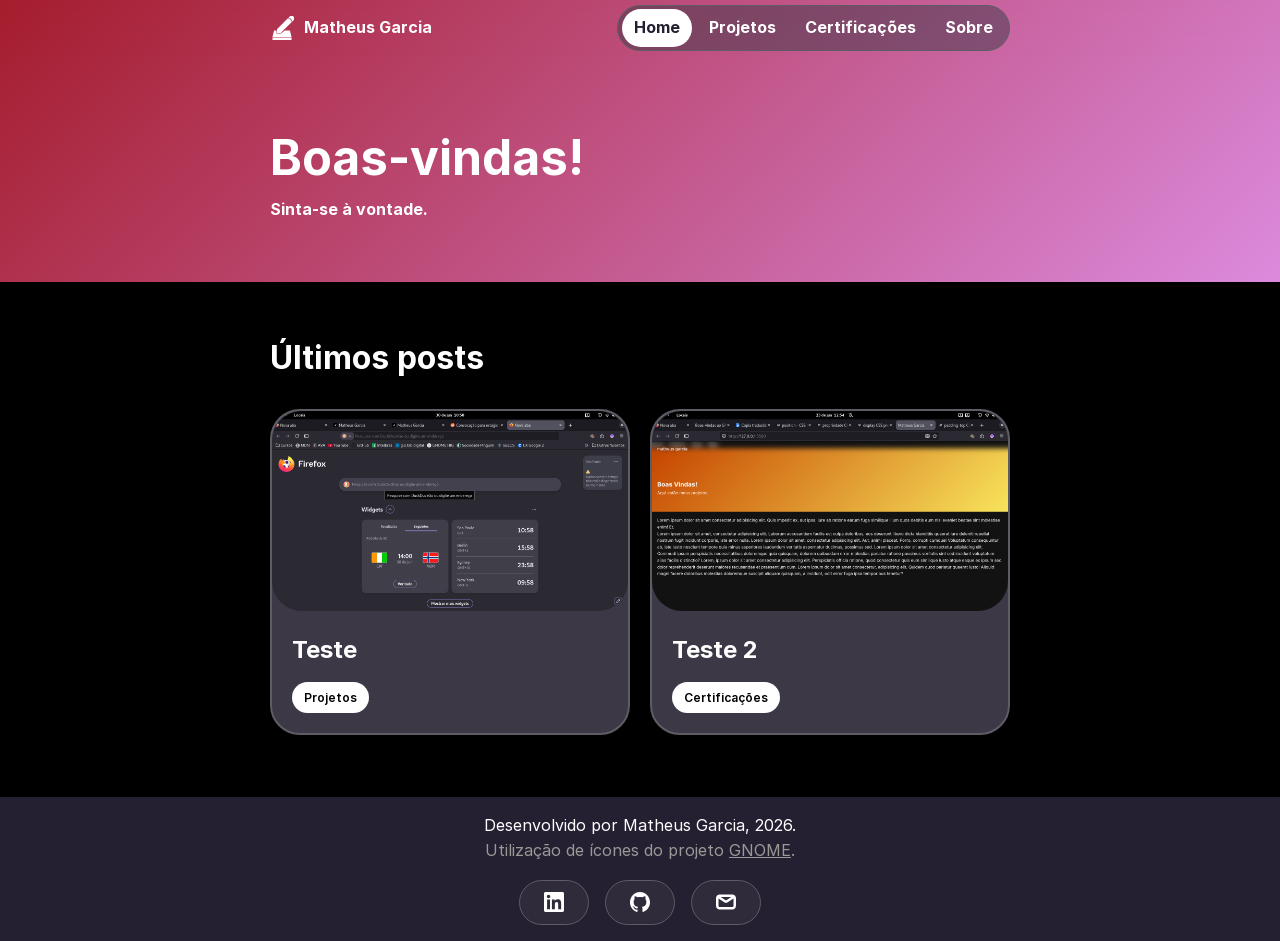
<file: index.html>
<!DOCTYPE html>
<html lang="pt-BR">
<head>
    <meta charset="UTF-8">
    <meta name="viewport" content="width=device-width, initial-scale=1.0">
    <title>Matheus Garcia</title>
    <link rel="icon" type="image/png" href="Elementos/icones/logo-square2.png">
    <link rel="stylesheet" href="fontes/web/inter.css">
    <link rel="stylesheet" href="style.css">
</head>
<body>
    <a href="#conteudo-principal" class="pular-conteudo">Pular para o conteúdo</a>

    <header id="main-header">
        <div class="header-top">
            <button class="btn-menu-mobile" aria-label="abrir menu" aria-expanded="false" id="menuBtn">
                <span class="icone-hamburguer"></span>
            </button>

            <span class="logo">
                <a href="index.html" class="logo">
                    <span class="icone-logo"></span>
                        Matheus Garcia
                    </span>
                </a>

        </div>
    </header>

    <nav class="navigation hidden" id="main-nav">
                <a href="index.html" class="ativo">Home</a>
                <a href="projetos.html">Projetos</a>
                <a href="certificacoes.html">Certificações</a>
                <a href="sobre.html">Sobre</a>
    </nav>

    <div class="menu-overlay-mobile" id="menuOverlay">
        
        <div class="overlay-header">
            <h2 class="titulo-menu">Menu</h2>
            <button class="btn-fechar-mobile" aria-label="fechar menu">
                <span class="icone-fechar"></span>
            </button>
        </div>
            
                <nav class="grid-pirulas-mobile">
                    <a href="index.html" class="pirula-ativo">
                        <span class="icone-pirula icone-home"></span>Home
                    </a>
                    <a href="projetos.html">
                        <span class="icone-pirula icone-projetos"></span>Projetos
                    </a>
                    <a href="certificacoes.html">
                        <span class="icone-pirula icone-certificado"></span>Certificações
                    </a>
                    <a href="sobre.html">
                        <span class="icone-pirula icone-sobre"></span>Sobre
                    </a>
                </nav>
            
        </div>

    <div class="janela-gradiente home">
        <h1>Boas-vindas!</h1>
        <h4>Sinta-se à vontade.</h4>
    </div>

    <div class="conteudo" id="conteudo-principal" tabindex="-1">
        <h2>Últimos posts</h2>
        <br>
        <div class="grade-itens">
            <a href="projetos.html" class="cartao-projeto">
                <img src="Elementos/imagens/teste-carrossel.png" alt="Projeto 1">
                <div class="titulo-secao">
                    <h3>Teste</h3>
                    <span class="secao-pirula">Projetos</span>
                </div>
            </a>

            <a href="projetos.html" class="cartao-projeto">
                <img src="Elementos/imagens/teste2.png" alt="Projeto 2">
                <div class="titulo-secao">
                    <h3>Teste 2</h3>
                    <span class="secao-pirula">Certificações</span>
                </div>
            </a>
        </div>
    </div>

    <footer class="rodape">
        <p>Desenvolvido por Matheus Garcia, 2026.</p>
        <p><span>Utilização de ícones do projeto <a href="https://www.gnome.org/pt-BR/" target="_blank" rel="noopener noreferrer">GNOME</a>.</span></p>

        <div class="grade-contato">
                <a href="https://www.linkedin.com/in/matheus-garcia-6a246a255" target="_blank" rel="noopener noreferrer" class="btn-contato">
                    <span class="icone-pirula icone-linkedin"></span>
                </a>
                <a href="https://github.com/mathjg" target="_blank" rel="noopener noreferrer" class="btn-contato">
                    <span class="icone-pirula icone-github"></span>
                </a>
                <a href="mailto:projetos.matheusgarcia@gmail.com" class="btn-contato">
                    <span class="icone-pirula icone-email"></span>
                </a>
        </div>
    </footer>
    <script src="script.js"></script>
</body>
</html>
</file>
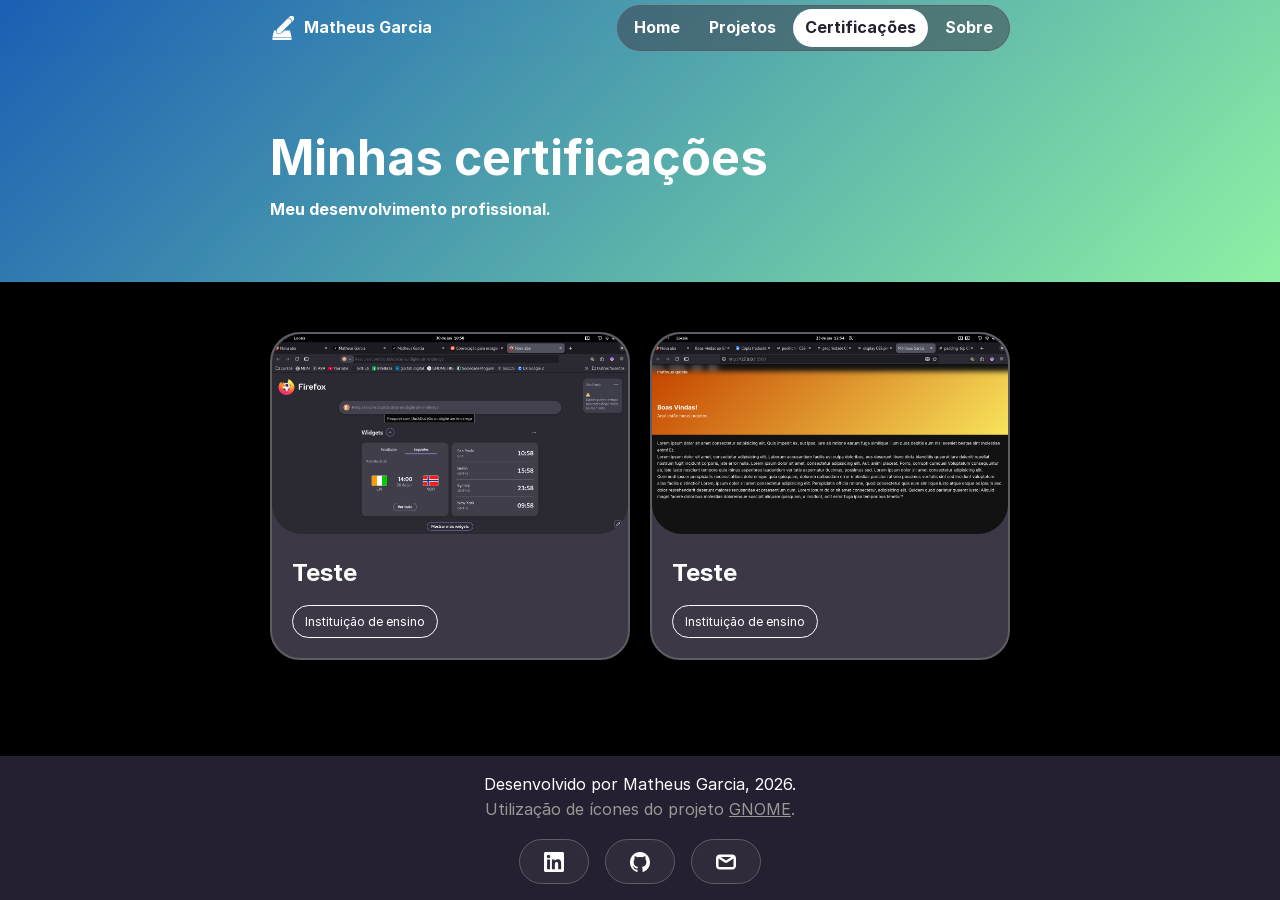
<file: certificacoes.html>
<!DOCTYPE html>
<html lang="pt-BR">
<head>
    <meta charset="UTF-8">
    <meta name="viewport" content="width=device-width, initial-scale=1.0">
    <title>Certificações - Matheus Garcia</title>
    <link rel="icon" type="image/png" href="Elementos/icones/logo-square2.png">
    <link rel="stylesheet" href="fontes/web/inter.css">
    <link rel="stylesheet" href="style.css">
</head>
<body>
    <a href="#conteudo-principal" class="pular-conteudo">Pular para o conteúdo</a>

    <header id="main-header">
        <div class="header-top">
            <button class="btn-menu-mobile" aria-label="abrir menu" aria-expanded="false" id="menuBtn">
                <span class="icone-hamburguer"></span>
            </button>

            <span class="logo">
                <a href="index.html" class="logo">
                    <span class="icone-logo"></span>
                        Matheus Garcia
                    </span>
                </a>

        </div>
    </header>

    <nav class="navigation hidden" id="main-nav">
                <a href="index.html">Home</a>
                <a href="projetos.html">Projetos</a>
                <a href="certificacoes.html" class="ativo">Certificações</a>
                <a href="sobre.html">Sobre</a>
    </nav>

    <div class="menu-overlay-mobile" id="menuOverlay">
        
        <div class="overlay-header">
            <h2 class="titulo-menu">Menu</h2>
            <button class="btn-fechar-mobile" aria-label="fechar menu">
                <span class="icone-fechar"></span>
            </button>
        </div>
            
                <nav class="grid-pirulas-mobile">
                    <a href="index.html">
                        <span class="icone-pirula icone-home"></span>Home
                    </a>
                    <a href="projetos.html">
                        <span class="icone-pirula icone-projetos"></span>Projetos
                    </a>
                    <a href="certificacoes.html" class="pirula-ativo">
                        <span class="icone-pirula icone-certificado"></span>Certificações
                    </a>
                    <a href="sobre.html">
                        <span class="icone-pirula icone-sobre"></span>Sobre
                    </a>
                </nav>
            
        </div>

    <div class="janela-gradiente certificacoes">
        <h1>Minhas certificações</h1>
        <h4>Meu desenvolvimento profissional.</h4>
    </div>

    <div class="conteudo" id="conteudo-principal" tabindex="-1">
        <div class="grade-itens">
            <a href="#" class="cartao-projeto">
                <img src="Elementos/imagens/teste-carrossel.png" alt="Projeto 1">
                <div class="titulo-secao">
                    <h3>Teste</h3>
                    <span class="secao-pirula-border">Instituição de ensino</span>
                </div>
            </a>

            <a href="#" class="cartao-projeto">
                <img src="Elementos/imagens/teste2.png" alt="Projeto 2">
                <div class="titulo-secao">
                    <h3>Teste</h3>
                    <span class="secao-pirula-border">Instituição de ensino</span>
                </div>
            </a>
        </div>
    </div>

    <footer class="rodape">
        <p>Desenvolvido por Matheus Garcia, 2026.</p>
        <p><span>Utilização de ícones do projeto <a href="https://www.gnome.org/pt-BR/" target="_blank" rel="noopener noreferrer">GNOME</a>.</span></p>

        <div class="grade-contato">
            <a href="https://www.linkedin.com/in/matheus-garcia-6a246a255" target="_blank" rel="noopener noreferrer" class="btn-contato">
                <span class="icone-pirula icone-linkedin"></span>
            </a>
            <a href="https://github.com/mathjg" target="_blank" rel="noopener noreferrer" class="btn-contato">
                <span class="icone-pirula icone-github"></span>
            </a>
            <a href="mailto:projetos.matheusgarcia@gmail.com" class="btn-contato">
                <span class="icone-pirula icone-email"></span>
            </a>
        </div>
    </footer>
    <script src="script.js"></script>
</body>
</html>
</file>
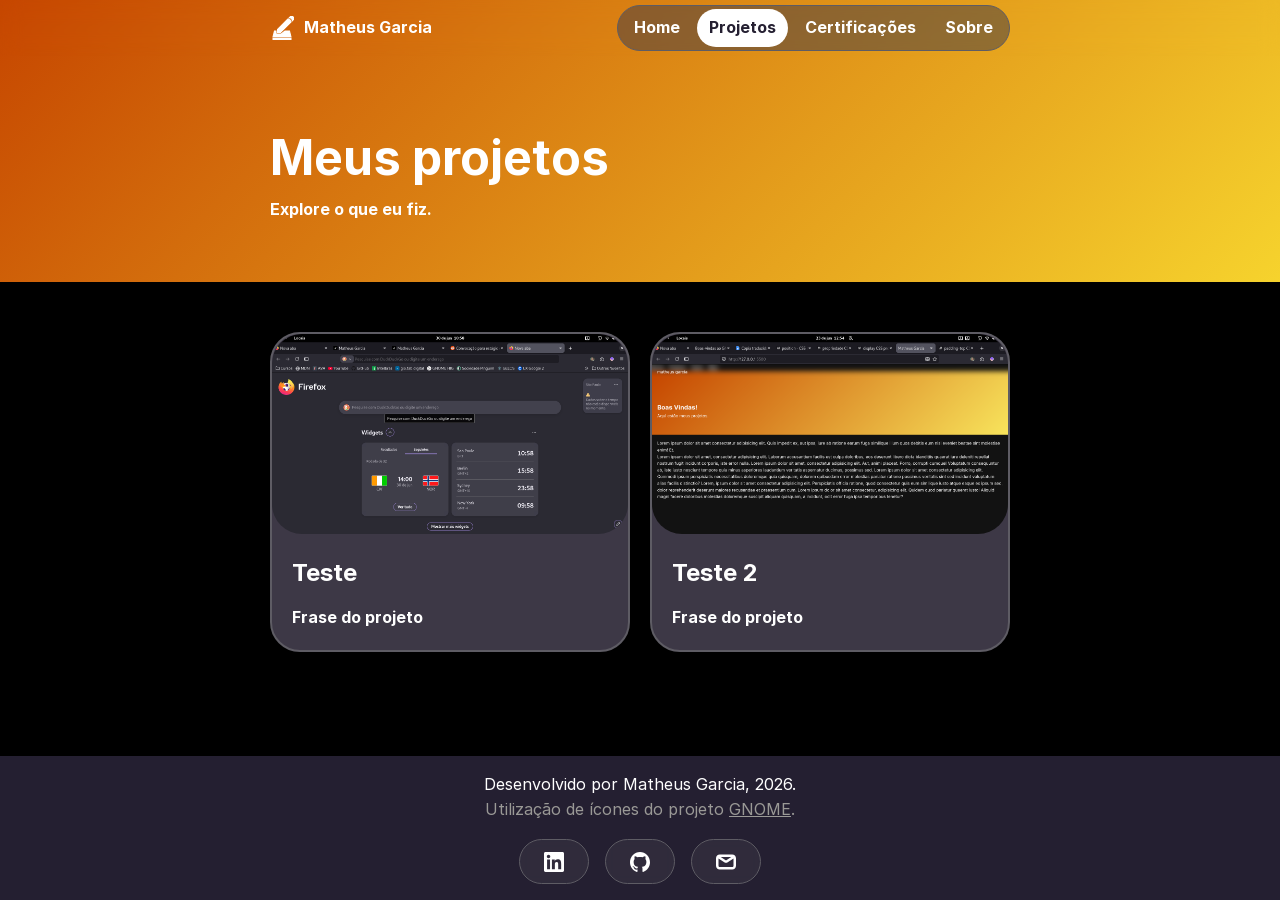
<file: projetos.html>
<!DOCTYPE html>
<html lang="pt-BR">
<head>
    <meta charset="UTF-8">
    <meta name="viewport" content="width=device-width, initial-scale=1.0">
    <title>Projetos - Matheus Garcia</title>
    <link rel="icon" type="image/png" href="Elementos/icones/logo-square2.png">
    <link rel="stylesheet" href="fontes/web/inter.css">
    <link rel="stylesheet" href="style.css">
</head>
<body>
    <a href="#conteudo-principal" class="pular-conteudo">Pular para o conteúdo</a>

    <header id="main-header">
        <div class="header-top">
            <button class="btn-menu-mobile" aria-label="abrir menu" aria-expanded="false" id="menuBtn">
                <span class="icone-hamburguer"></span>
            </button>

            <span class="logo">
                <a href="index.html" class="logo">
                    <span class="icone-logo"></span>
                        Matheus Garcia
                    </span>
                </a>

        </div>
    </header>

    <nav class="navigation hidden" id="main-nav">
                <a href="index.html">Home</a>
                <a href="projetos.html" class="ativo">Projetos</a>
                <a href="certificacoes.html">Certificações</a>
                <a href="sobre.html">Sobre</a>
    </nav>

    <div class="menu-overlay-mobile" id="menuOverlay">
        
        <div class="overlay-header">
            <h2 class="titulo-menu">Menu</h2>
            <button class="btn-fechar-mobile" aria-label="fechar menu">
                <span class="icone-fechar"></span>
            </button>
        </div>
            
                <nav class="grid-pirulas-mobile">
                    <a href="index.html">
                        <span class="icone-pirula icone-home"></span>Home
                    </a>
                    <a href="projetos.html" class="pirula-ativo">
                        <span class="icone-pirula icone-projetos"></span>Projetos
                    </a>
                    <a href="certificacoes.html">
                        <span class="icone-pirula icone-certificado"></span>Certificações
                    </a>
                    <a href="sobre.html">
                        <span class="icone-pirula icone-sobre"></span>Sobre
                    </a>
                </nav>
            
        </div>

    <div class="janela-gradiente projetos">
        <h1>Meus projetos</h1>
        <h4>Explore o que eu fiz.</h4>
    </div>

    <div class="conteudo" id="conteudo-principal" tabindex="-1">
        <div class="grade-itens">
            <a href="#" class="cartao-projeto">
                <img src="Elementos/imagens/teste-carrossel.png" alt="Projeto 1">
                <div class="titulo-secao">
                    <h3>Teste</h3>
                    <h4>Frase do projeto</h4>
                </div>
            </a>

            <a href="#" class="cartao-projeto">
                <img src="Elementos/imagens/teste2.png" alt="Projeto 2">
                <div class="titulo-secao">
                    <h3>Teste 2</h3>
                    <h4>Frase do projeto</h4>
                </div>
            </a>
        </div>
    </div>

    <footer class="rodape">
        <p>Desenvolvido por Matheus Garcia, 2026.</p>
        <p><span>Utilização de ícones do projeto <a href="https://www.gnome.org/pt-BR/" target="_blank" rel="noopener noreferrer">GNOME</a>.</span></p>

        <div class="grade-contato">
            <a href="https://www.linkedin.com/in/matheus-garcia-6a246a255" target="_blank" rel="noopener noreferrer" class="btn-contato">
                <span class="icone-pirula icone-linkedin"></span>
            </a>
            <a href="https://github.com/mathjg" target="_blank" rel="noopener noreferrer" class="btn-contato">
                 <span class="icone-pirula icone-github"></span>
            </a>
            <a href="mailto:projetos.matheusgarcia@gmail.com" class="btn-contato">
                <span class="icone-pirula icone-email"></span>
            </a>
        </div>
    </footer>
    <script src="script.js"></script>
</body>
</html>
</file>
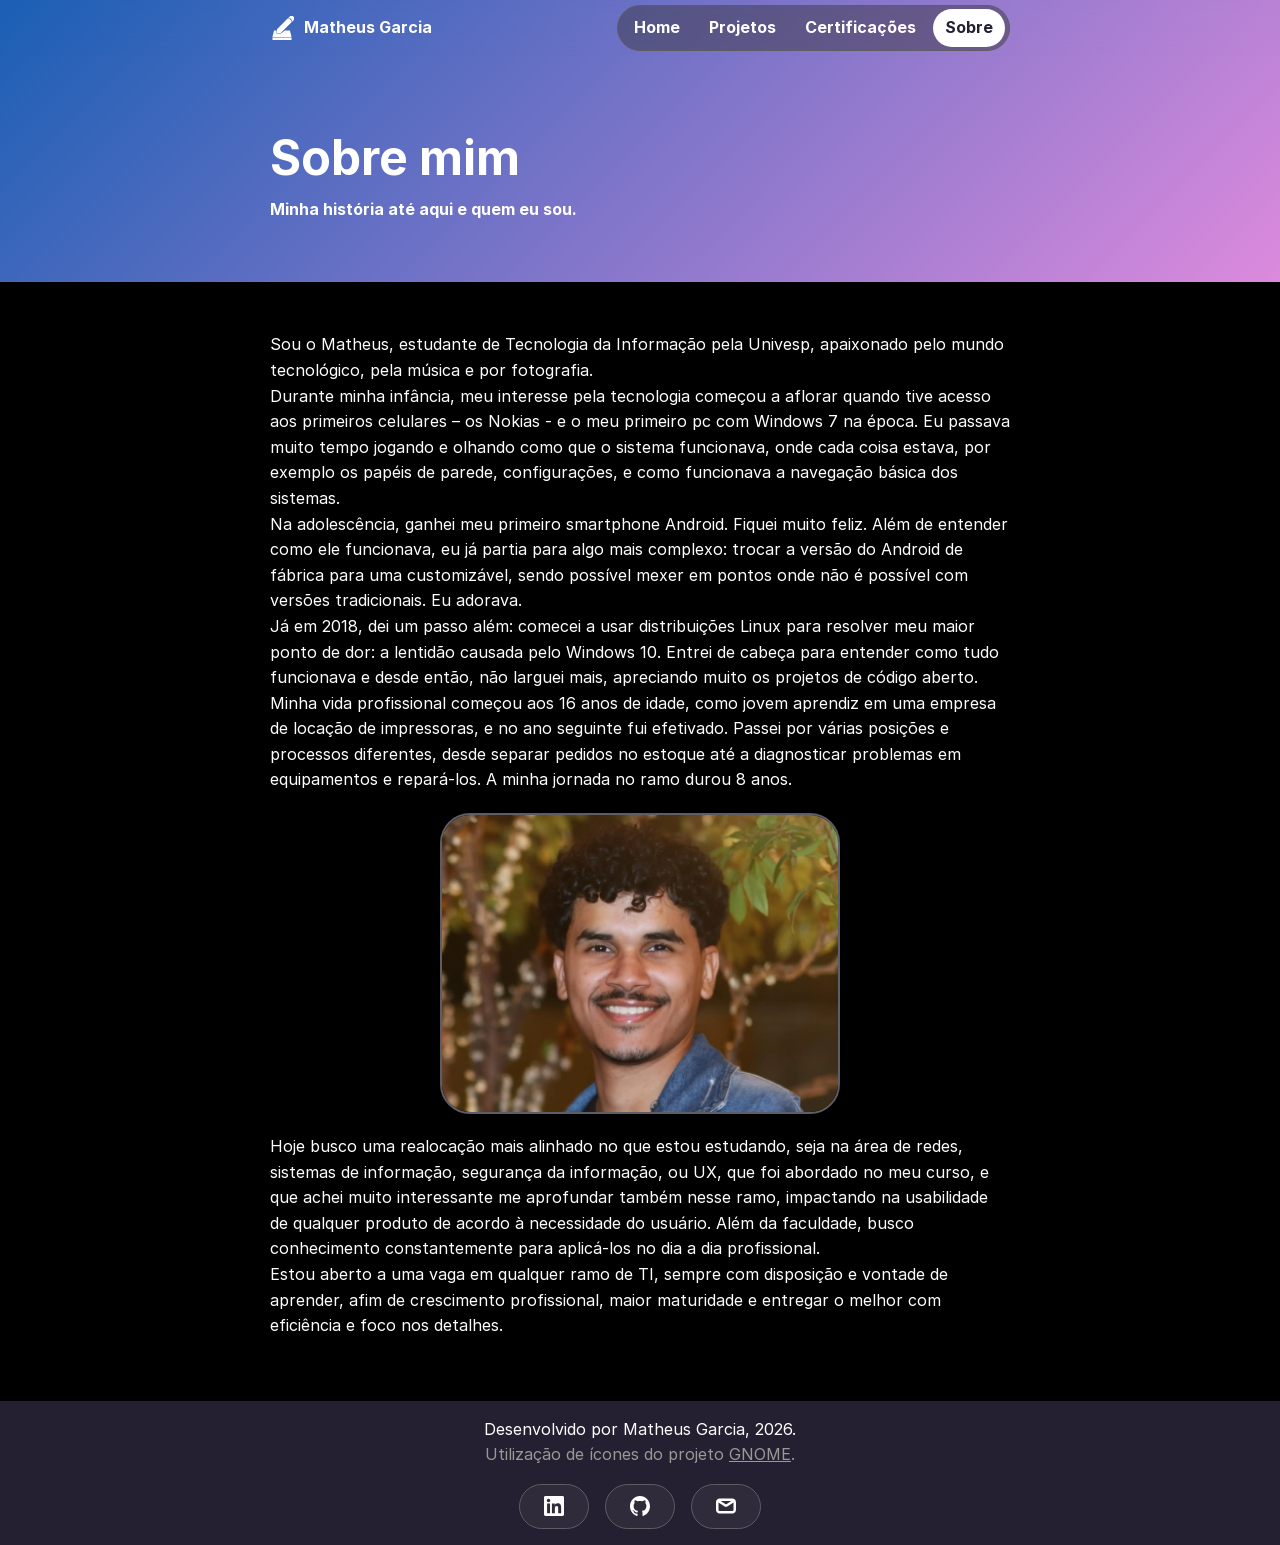
<file: sobre.html>
<!DOCTYPE html>
<html lang="pt-BR">
<head>
    <meta charset="UTF-8">
    <meta name="viewport" content="width=device-width, initial-scale=1.0">
    <title>Sobre - Matheus Garcia</title>
    <link rel="icon" type="image/png" href="Elementos/icones/logo-square2.png">
    <link rel="stylesheet" href="fontes/web/inter.css">
    <link rel="stylesheet" href="style.css">
</head>
<body>
    <a href="#conteudo-principal" class="pular-conteudo">Pular para o conteúdo</a>

    <header id="main-header">
        <div class="header-top">
            <button class="btn-menu-mobile" aria-label="abrir menu" aria-expanded="false" id="menuBtn">
                <span class="icone-hamburguer"></span>
            </button>

            <span class="logo">
                <a href="index.html" class="logo">
                    <span class="icone-logo"></span>
                        Matheus Garcia
                    </span>
                </a>

        </div>
    </header>

    <nav class="navigation hidden" id="main-nav">
                <a href="index.html">Home</a>
                <a href="projetos.html">Projetos</a>
                <a href="certificacoes.html">Certificações</a>
                <a href="sobre.html" class="ativo">Sobre</a>
    </nav>

    <div class="menu-overlay-mobile" id="menuOverlay">
        
        <div class="overlay-header">
            <h2 class="titulo-menu">Menu</h2>
            <button class="btn-fechar-mobile" aria-label="fechar menu">
                <span class="icone-fechar"></span>
            </button>
        </div>
            
                <nav class="grid-pirulas-mobile">
                    <a href="index.html">
                        <span class="icone-pirula icone-home"></span>Home
                    </a>
                    <a href="projetos.html">
                        <span class="icone-pirula icone-projetos"></span>Projetos
                    </a>
                    <a href="certificacoes.html">
                        <span class="icone-pirula icone-certificado"></span>Certificações
                    </a>
                    <a href="sobre.html" class="pirula-ativo">
                        <span class="icone-pirula icone-sobre"></span>Sobre
                    </a>
                </nav>
            
        </div>

    <div class="janela-gradiente sobre">
        <h1>Sobre mim</h1>
        <h4>Minha história até aqui e quem eu sou.</h4>
    </div>

    <div class="conteudo" id="conteudo-principal" tabindex="-1">
        <p>Sou o Matheus, estudante de Tecnologia da Informação pela Univesp, apaixonado pelo mundo tecnológico, pela música e por fotografia.</p>
        <p>Durante minha infância, meu interesse pela tecnologia começou a aflorar quando tive acesso aos primeiros celulares – os Nokias - e o meu primeiro pc com Windows 7 na época. Eu passava muito tempo jogando e olhando como que o sistema funcionava, onde cada coisa estava, por exemplo os papéis de parede, configurações, e como funcionava a navegação básica dos sistemas.</p>
        <p>Na adolescência, ganhei meu primeiro smartphone Android. Fiquei muito feliz. Além de entender como ele funcionava, eu já partia para algo mais complexo: trocar a versão do Android de fábrica para uma customizável, sendo possível mexer em pontos onde não é possível com versões tradicionais. Eu adorava.</p>
        <p>Já em 2018, dei um passo além: comecei a usar distribuições Linux para resolver meu maior ponto de dor: a lentidão causada pelo Windows 10. Entrei de cabeça para entender como tudo funcionava e desde então, não larguei mais, apreciando muito os projetos de código aberto.</p>
        <p>Minha vida profissional começou aos 16 anos de idade, como jovem aprendiz em uma empresa de locação de impressoras, e no ano seguinte fui efetivado. Passei por várias posições e processos diferentes, desde separar pedidos no estoque até a diagnosticar problemas em equipamentos e repará-los. A minha jornada no ramo durou 8 anos.</p>
        <div class="imagem-sobre">
            <img src="Elementos/imagens/foto.webp" alt="Matheus Garcia, um homem moreno de cabelos cacheados e olhos pretos, sorrindo para a foto" class="imagem">
        </div>
        <p>Hoje busco uma realocação mais alinhado no que estou estudando, seja na área de redes, sistemas de informação, segurança da informação, ou UX, que foi abordado no meu curso, e que achei muito interessante me aprofundar também nesse ramo, impactando na usabilidade de qualquer produto de acordo à necessidade do usuário. Além da faculdade, busco conhecimento constantemente para aplicá-los no dia a dia profissional.</p>
        <p>Estou aberto a uma vaga em qualquer ramo de TI, sempre com disposição e vontade de aprender, afim de crescimento profissional, maior maturidade e entregar o melhor com eficiência e foco nos detalhes.</p>
    </div>
    <footer class="rodape">
        <p>Desenvolvido por Matheus Garcia, 2026.</p>
        <p><span>Utilização de ícones do projeto <a href="https://www.gnome.org/pt-BR/" target="_blank" rel="noopener noreferrer">GNOME</a>.</span></p>

        <div class="grade-contato">
            <a href="https://www.linkedin.com/in/matheus-garcia-6a246a255" target="_blank" rel="noopener noreferrer" class="btn-contato">
                <span class="icone-pirula icone-linkedin"></span>
            </a>
            <a href="https://github.com/mathjg" target="_blank" rel="noopener noreferrer" class="btn-contato">
                <span class="icone-pirula icone-github"></span>
            </a>
            <a href="mailto:projetos.matheusgarcia@gmail.com" class="btn-contato">
                <span class="icone-pirula icone-email"></span>
            </a>

        </div>
    </footer>

    <script src="script.js"></script>
</body>
</html>
</file>
<file: fontes/web/inter.css>
/* Variable fonts usage:
:root { font-family: "Inter", sans-serif; }
@supports (font-variation-settings: normal) {
  :root { font-family: "InterVariable", sans-serif; font-optical-sizing: auto; }
} */
@font-face {
  font-family: InterVariable;
  font-style: normal;
  font-weight: 100 900;
  font-display: swap;
  src: url("InterVariable.woff2") format("woff2");
}
@font-face {
  font-family: InterVariable;
  font-style: italic;
  font-weight: 100 900;
  font-display: swap;
  src: url("InterVariable-Italic.woff2") format("woff2");
}

/* static fonts */
@font-face { font-family: "Inter"; font-style: normal; font-weight: 100; font-display: swap; src: url("Inter-Thin.woff2") format("woff2"); }
@font-face { font-family: "Inter"; font-style: italic; font-weight: 100; font-display: swap; src: url("Inter-ThinItalic.woff2") format("woff2"); }
@font-face { font-family: "Inter"; font-style: normal; font-weight: 200; font-display: swap; src: url("Inter-ExtraLight.woff2") format("woff2"); }
@font-face { font-family: "Inter"; font-style: italic; font-weight: 200; font-display: swap; src: url("Inter-ExtraLightItalic.woff2") format("woff2"); }
@font-face { font-family: "Inter"; font-style: normal; font-weight: 300; font-display: swap; src: url("Inter-Light.woff2") format("woff2"); }
@font-face { font-family: "Inter"; font-style: italic; font-weight: 300; font-display: swap; src: url("Inter-LightItalic.woff2") format("woff2"); }
@font-face { font-family: "Inter"; font-style: normal; font-weight: 400; font-display: swap; src: url("Inter-Regular.woff2") format("woff2"); }
@font-face { font-family: "Inter"; font-style: italic; font-weight: 400; font-display: swap; src: url("Inter-Italic.woff2") format("woff2"); }
@font-face { font-family: "Inter"; font-style: normal; font-weight: 500; font-display: swap; src: url("Inter-Medium.woff2") format("woff2"); }
@font-face { font-family: "Inter"; font-style: italic; font-weight: 500; font-display: swap; src: url("Inter-MediumItalic.woff2") format("woff2"); }
@font-face { font-family: "Inter"; font-style: normal; font-weight: 600; font-display: swap; src: url("Inter-SemiBold.woff2") format("woff2"); }
@font-face { font-family: "Inter"; font-style: italic; font-weight: 600; font-display: swap; src: url("Inter-SemiBoldItalic.woff2") format("woff2"); }
@font-face { font-family: "Inter"; font-style: normal; font-weight: 700; font-display: swap; src: url("Inter-Bold.woff2") format("woff2"); }
@font-face { font-family: "Inter"; font-style: italic; font-weight: 700; font-display: swap; src: url("Inter-BoldItalic.woff2") format("woff2"); }
@font-face { font-family: "Inter"; font-style: normal; font-weight: 800; font-display: swap; src: url("Inter-ExtraBold.woff2") format("woff2"); }
@font-face { font-family: "Inter"; font-style: italic; font-weight: 800; font-display: swap; src: url("Inter-ExtraBoldItalic.woff2") format("woff2"); }
@font-face { font-family: "Inter"; font-style: normal; font-weight: 900; font-display: swap; src: url("Inter-Black.woff2") format("woff2"); }
@font-face { font-family: "Inter"; font-style: italic; font-weight: 900; font-display: swap; src: url("Inter-BlackItalic.woff2") format("woff2"); }
@font-face { font-family: "InterDisplay"; font-style: normal; font-weight: 100; font-display: swap; src: url("InterDisplay-Thin.woff2") format("woff2"); }
@font-face { font-family: "InterDisplay"; font-style: italic; font-weight: 100; font-display: swap; src: url("InterDisplay-ThinItalic.woff2") format("woff2"); }
@font-face { font-family: "InterDisplay"; font-style: normal; font-weight: 200; font-display: swap; src: url("InterDisplay-ExtraLight.woff2") format("woff2"); }
@font-face { font-family: "InterDisplay"; font-style: italic; font-weight: 200; font-display: swap; src: url("InterDisplay-ExtraLightItalic.woff2") format("woff2"); }
@font-face { font-family: "InterDisplay"; font-style: normal; font-weight: 300; font-display: swap; src: url("InterDisplay-Light.woff2") format("woff2"); }
@font-face { font-family: "InterDisplay"; font-style: italic; font-weight: 300; font-display: swap; src: url("InterDisplay-LightItalic.woff2") format("woff2"); }
@font-face { font-family: "InterDisplay"; font-style: normal; font-weight: 400; font-display: swap; src: url("InterDisplay-Regular.woff2") format("woff2"); }
@font-face { font-family: "InterDisplay"; font-style: italic; font-weight: 400; font-display: swap; src: url("InterDisplay-Italic.woff2") format("woff2"); }
@font-face { font-family: "InterDisplay"; font-style: normal; font-weight: 500; font-display: swap; src: url("InterDisplay-Medium.woff2") format("woff2"); }
@font-face { font-family: "InterDisplay"; font-style: italic; font-weight: 500; font-display: swap; src: url("InterDisplay-MediumItalic.woff2") format("woff2"); }
@font-face { font-family: "InterDisplay"; font-style: normal; font-weight: 600; font-display: swap; src: url("InterDisplay-SemiBold.woff2") format("woff2"); }
@font-face { font-family: "InterDisplay"; font-style: italic; font-weight: 600; font-display: swap; src: url("InterDisplay-SemiBoldItalic.woff2") format("woff2"); }
@font-face { font-family: "InterDisplay"; font-style: normal; font-weight: 700; font-display: swap; src: url("InterDisplay-Bold.woff2") format("woff2"); }
@font-face { font-family: "InterDisplay"; font-style: italic; font-weight: 700; font-display: swap; src: url("InterDisplay-BoldItalic.woff2") format("woff2"); }
@font-face { font-family: "InterDisplay"; font-style: normal; font-weight: 800; font-display: swap; src: url("InterDisplay-ExtraBold.woff2") format("woff2"); }
@font-face { font-family: "InterDisplay"; font-style: italic; font-weight: 800; font-display: swap; src: url("InterDisplay-ExtraBoldItalic.woff2") format("woff2"); }
@font-face { font-family: "InterDisplay"; font-style: normal; font-weight: 900; font-display: swap; src: url("InterDisplay-Black.woff2") format("woff2"); }
@font-face { font-family: "InterDisplay"; font-style: italic; font-weight: 900; font-display: swap; src: url("InterDisplay-BlackItalic.woff2") format("woff2"); }

@font-feature-values InterVariable {
    @character-variant {
        cv01: 1; cv02: 2; cv03: 3; cv04: 4; cv05: 5; cv06: 6; cv07: 7; cv08: 8;
        cv09: 9; cv10: 10; cv11: 11; cv12: 12; cv13: 13;
        alt-1:            1; /* Alternate one */
        alt-3:            9; /* Flat-top three */
        open-4:           2; /* Open four */
        open-6:           3; /* Open six */
        open-9:           4; /* Open nine */
        lc-l-with-tail:   5; /* Lower-case L with tail */
        simplified-u:     6; /* Simplified u */
        alt-double-s:     7; /* Alternate German double s */
        uc-i-with-serif:  8; /* Upper-case i with serif */
        uc-g-with-spur:  10; /* Capital G with spur */
        single-story-a:  11; /* Single-story a */
        compact-lc-f:    12; /* Compact f */
        compact-lc-t:    13; /* Compact t */
    }
    @styleset {
        ss01: 1; ss02: 2; ss03: 3; ss04: 4; ss05: 5; ss06: 6; ss07: 7; ss08: 8;
        open-digits: 1;                /* Open digits */
        disambiguation: 2;             /* Disambiguation (with zero) */
        disambiguation-except-zero: 4; /* Disambiguation (no zero) */
        round-quotes-and-commas: 3;    /* Round quotes &amp; commas */
        square-punctuation: 7;         /* Square punctuation */
        square-quotes: 8;              /* Square quotes */
        circled-characters: 5;         /* Circled characters */
        squared-characters: 6;         /* Squared characters */
    }
}
@font-feature-values Inter {
    @character-variant {
        cv01: 1; cv02: 2; cv03: 3; cv04: 4; cv05: 5; cv06: 6; cv07: 7; cv08: 8;
        cv09: 9; cv10: 10; cv11: 11; cv12: 12; cv13: 13;
        alt-1:            1; /* Alternate one */
        alt-3:            9; /* Flat-top three */
        open-4:           2; /* Open four */
        open-6:           3; /* Open six */
        open-9:           4; /* Open nine */
        lc-l-with-tail:   5; /* Lower-case L with tail */
        simplified-u:     6; /* Simplified u */
        alt-double-s:     7; /* Alternate German double s */
        uc-i-with-serif:  8; /* Upper-case i with serif */
        uc-g-with-spur:  10; /* Capital G with spur */
        single-story-a:  11; /* Single-story a */
        compact-lc-f:    12; /* Compact f */
        compact-lc-t:    13; /* Compact t */
    }
    @styleset {
        ss01: 1; ss02: 2; ss03: 3; ss04: 4; ss05: 5; ss06: 6; ss07: 7; ss08: 8;
        open-digits: 1;                /* Open digits */
        disambiguation: 2;             /* Disambiguation (with zero) */
        disambiguation-except-zero: 4; /* Disambiguation (no zero) */
        round-quotes-and-commas: 3;    /* Round quotes &amp; commas */
        square-punctuation: 7;         /* Square punctuation */
        square-quotes: 8;              /* Square quotes */
        circled-characters: 5;         /* Circled characters */
        squared-characters: 6;         /* Squared characters */
    }
}
@font-feature-values InterDisplay {
    @character-variant {
        cv01: 1; cv02: 2; cv03: 3; cv04: 4; cv05: 5; cv06: 6; cv07: 7; cv08: 8;
        cv09: 9; cv10: 10; cv11: 11; cv12: 12; cv13: 13;
        alt-1:            1; /* Alternate one */
        alt-3:            9; /* Flat-top three */
        open-4:           2; /* Open four */
        open-6:           3; /* Open six */
        open-9:           4; /* Open nine */
        lc-l-with-tail:   5; /* Lower-case L with tail */
        simplified-u:     6; /* Simplified u */
        alt-double-s:     7; /* Alternate German double s */
        uc-i-with-serif:  8; /* Upper-case i with serif */
        uc-g-with-spur:  10; /* Capital G with spur */
        single-story-a:  11; /* Single-story a */
        compact-lc-f:    12; /* Compact f */
        compact-lc-t:    13; /* Compact t */
    }
    @styleset {
        ss01: 1; ss02: 2; ss03: 3; ss04: 4; ss05: 5; ss06: 6; ss07: 7; ss08: 8;
        open-digits: 1;                /* Open digits */
        disambiguation: 2;             /* Disambiguation (with zero) */
        disambiguation-except-zero: 4; /* Disambiguation (no zero) */
        round-quotes-and-commas: 3;    /* Round quotes &amp; commas */
        square-punctuation: 7;         /* Square punctuation */
        square-quotes: 8;              /* Square quotes */
        circled-characters: 5;         /* Circled characters */
        squared-characters: 6;         /* Squared characters */
    }
}
</file>
<file: style.css>
:root {
    /*paleta de cores*/
    --azul1: #99c1f1;
    --azul2: #62a0ea;
    --azul3: #3584e4;
    --azul4: #1c71d8;
    --azul5: #1a5fb4;
    --verde1: #8ff0a4;
    --verde2: #57e389;
    --verde3: #33d17a;
    --verde4: #2ec27e;
    --verde5: #26a269;
    --amarelo1: #F9F06B;
    --amarelo2: #F8E45C;
    --amarelo3: #F6D32D;
    --amarelo4: #F5C211;
    --amarelo5: #E5A50A;
    --laranja1: #FFBE6F;
    --laranja2: #FFA348;
    --laranja3: #FF7800;
    --laranja4: #E66100;
    --laranja5: #C64600;
    --vermelho1: #F66151;
    --vermelho2: #ED333B;
    --vermelho3: #E01B24;
    --vermelho4: #C01C28;
    --vermelho5: #A51D2D;
    --roxo1: #DC8ADD;
    --roxo2: #C061CB;
    --roxo3: #9141AC;
    --roxo4: #813D9C;
    --roxo5: #613583;
    --marrom1: #CDAB8F;
    --marrom2: #B5835A;
    --marrom3: #986A44;
    --marrom4: #865E3C;
    --marrom5: #63452C;
    --claro1: #FFFFFF;
    --claro2: #F6F5F4;
    --claro3: #DEDDDA;
    --claro4: #C0BFBC;
    --claro5: #9A9996;
    --escuro1: #77767B;
    --escuro2: #5E5C64;
    --escuro3: #3D3846;
    --escuro4: #241F31;
    --escuro5: #000000;
    --sombra-escura: 0px 2px 4px rgba(0, 0, 0, 0.8);
    --sombra-clara: 0px 2px 4px rgba(255, 255, 255, 0.8);
    --cor-hover: color-mix(in srgb, var(--claro1) 20%, transparent);
    
    /*familia de fontes, informado no html*/
    --texto-principal: 'Inter', sans-serif;

    /*tipografia*/
    --tamanho1: 3rem; /*títulos*/
    --tamanho2: 2rem; /*subtítulos*/
    --tamanho3: 1.5rem; /*leitura*/
    --tamanho4: 1rem; /*legendas ou rodapés*/
    --tamanho5: 0.75rem; /*pirulas dos cartões de projeto*/

    /*espaçamentos*/
    --espaco-p: 8px;
    --espaco-m: 16px;
    --espaco-g: 24px;
    --espaco-gg: 32px;
    --raio-borda: 12px;

}
/* --- ESTILOS GERAIS --- */
* { margin: 0; padding: 0; box-sizing: border-box; -webkit-tap-highlight-color: transparent; }

html {
    height: 100%;
}

body {
    -webkit-text-size-adjust: 100%;
    text-size-adjust: 100%;
    font-family: 'Inter';
    background: var(--escuro5);
    color: var(--claro1);
    line-height: 1.6;
    width: 100%;
    overflow-x: hidden;
    min-height: 100%;
    margin: 0;
    display: flex;
    flex-direction: column;
}


body.travar-rolagem, html.travar-rolagem {
    overflow:hidden !important;
}

h1{
    font-size: var(--tamanho1);
}

h2{
    font-size: var(--tamanho2);
}
h3{
    font-size: var(--tamanho3);
}

header {
    background-color: transparent;
    backdrop-filter: blur(10px);
    padding: 30px;
    position: fixed;
    top: 0;
    left: 0;
    right: 0;
    padding: 15px 30px;
    z-index: 10;
}

.header-top {
    display: flex;
    align-items: center;
    justify-content: center;
    gap: 10px;
}

.janela-gradiente.home {
    background: linear-gradient(135deg, var(--vermelho5), var(--roxo1));
    padding: 120px 20px 60px 20px;
}

.janela-gradiente.projetos {
    background: linear-gradient(135deg, var(--laranja5), var(--amarelo3));
    padding: 120px 20px 60px 20px;
}

.janela-gradiente.certificacoes {
    background: linear-gradient(135deg, var(--azul5), var(--verde1));
    padding: 120px 20px 60px 20px;
}

.janela-gradiente.sobre {
    background: linear-gradient(135deg, var(--azul5), var(--roxo1));
    padding: 120px 20px 60px 20px;
}

/*bloco de conteúdo do body*/
.conteudo {
    padding: 40px 20px;
    word-wrap: break-word;
    flex: 1; /*expansão do corpo em páginas sem conteudo para footer ficar no fim da pag*/
}

/*grid de ultimos posts do index*/
.conteudo-principal {
    width: 100%;
    max-width: 1200px; /*limitador da área útil*/
    margin: 0 auto;
    padding: 40px 20px;
    box-sizing: border-box;
}

.grade-itens {
    display: grid;
    grid-template-columns: repeat(2, 1fr);
    gap: 20px;
}

.cartao-projeto {
    display: flex;
    flex-direction: column;
    width: 100%;
    text-decoration: none;
    border-radius: 30px;
    overflow: hidden;
    border: 2px solid var(--escuro2);
    background-color: var(--escuro3);
    transition: transform 0.2s ease, border-color 0.2s ease;
    cursor: pointer;
    box-sizing: border-box;
}

.cartao-projeto:hover {
    transform: scale(1.02);
    z-index: 1
}

.cartao-projeto img {
    width: 100%;
    height: 200px;
    border-radius: 30px;
    object-fit: cover;
    display: block;
}

.titulo-secao {
    position: relative; 
    color: var(--claro1);
    width: 100%;
    padding: 20px;
    box-sizing: border-box;
    display: flex;
    flex-direction: column;
    align-items: flex-start; /* Alinha os textos à esquerda */
    gap: 12px; /* Espaço entre o título e a pílula */
    opacity: 1; /* SEMPRE VISÍVEL AGORA */
}

.titulo-secao h2 {
    color: var(--claro1);
    font-size: 2rem;
    margin: 0;
    text-align: left;
}

/* A Pílula reaproveitando o visual da navegação desktop */
.titulo-secao .secao-pirula {
    display: inline-flex;
    align-items: center;
    justify-content: center;
    background-color: var(--claro1); /* Fundo branco puro */
    color: var(--escuro5); /* Texto escuro para alto contraste */
    padding: 6px 12px;
    border-radius: 20px; /* Formato de pílula perfeito */
    font-size: var(--tamanho5);
    font-weight: 600;
}

.titulo-secao .secao-pirula-border {
    display: inline-flex;
    align-items: center;
    justify-content: center;
    background-color: transparent;
    border: 1px solid var(--claro1); /* Borda branca */
    color: var(--claro1); /* Texto escuro para alto contraste */
    padding: 6px 12px;
    border-radius: 20px; /* Formato de pílula perfeito */
    font-size: var(--tamanho5);
    font-weight: 400;
}

.grade-contato a svg {
    display: inline-block;
    width: 20px;
    height: 20px;
    flex-shrink: 0;
}

.botao-completo {
    display: flex;
    align-items: center;
    justify-content: center;
    gap: 8px;
}

.rodape {
    width: 100%;
    background-color: var(--escuro4);
    text-align: center;
    padding: var(--espaco-m) 0;
    margin-top: var(--espaco-gg);
}

.rodape p {
    color: var(--claro1);
    font-size: var(--tamanho4);
    text-align: center;
    margin: 0;
}

.rodape span {
    color: var(--claro5);
    font-size: var(--tamanho4);
    text-align: center;
    margin: 0;
}

.rodape a, .rodape a:visited {
    color: var(--claro5);
}

.rodape a:hover {
    color: var(--claro1);
    transition: color 0.2s ease;
    text-decoration: underline;
}

/* Ícone base: o quadrado que recebe o SVG */
.icone-pirula {
    width: 20px;
    height: 20px;
    display: inline-block;
    background-color: var(--claro1); /* Branco nas apagadas */
}

.grade-contato {
    display: flex;
    justify-content: center;
    align-items: center;
    gap: 16px;
    width: 100%;
    margin-top: 16px;
}

.btn-contato {
    display: flex;
    align-items: center;
    justify-content: center;
    top: 5px;
    left: 5px;
    width: 70px;
    height: 45px;
    border: 0.1px solid var(--escuro2) !important;
    border-radius: 29px;
    background: color-mix(in srgb, var(--escuro3) 50%, transparent);
    backdrop-filter: blur(5px);
    -webkit-backdrop-filter: blur(5px);
    border: none;
    z-index: 1000;
    transition: opacity 0.3s ease, visibility 0.3s ease, transform 0.3s ease;
}

.pular-conteudo {
    position: absolute;
    top: -100px;
    left: 50%;
    transform: translate(-50%);
    background: var(--claro2);
    color: var(--escuro5);
    border: 0.1px solid var(--claro4);
    padding: 13px 30px;
    z-index: 99999;
    font-family: var(--texto-principal);
    font-weight: bold;
    text-decoration: none;
    border-radius: 0 0 30px 30px;
    transition: top 0.2s ease;
}

.pular-conteudo:focus {
    top: 0;
    outline: none;
}

.imagem-sobre {
    width:auto;
    height:auto;
    display: flex;
    justify-content: center;
    align-items: center;
    margin: 20px 0;
}

.imagem {
    width: 100%;
    max-width: 400px;
    height: auto;
    border-radius: 30px;
    border: solid 2px var(--escuro2);
    display: block;
    object-fit: cover;
}


/*icones botão footer*/
.icone-linkedin     { -webkit-mask: url('Elementos/icones/linkedin.svg') no-repeat center / contain; mask: url('Elementos/icones/linkedin.svg') no-repeat center / contain; }
.icone-email     { -webkit-mask: url('Elementos/icones/mail.svg') no-repeat center / contain; mask: url('Elementos/icones/mail.svg') no-repeat center / contain; }
.icone-github     { -webkit-mask: url('Elementos/icones/github.svg') no-repeat center / contain; mask: url('Elementos/icones/github.svg') no-repeat center / contain; }


/* SE O DISPOSITIVO TIVER MOUSE (Janela encolhida no PC): */
@media (pointer: fine) {
    .btn-menu-mobile:hover, .btn-fechar-mobile:hover, .grid-pirulas-mobile a:hover, .btn-contato:hover {
        background: color-mix(in srgb, var(--escuro1) 50%, transparent);
        cursor: pointer;
        transition: background-color 0.2s ease;
    }
}

/* SE O DISPOSITIVO FOR TOQUE TOUCHSCREEN: */
@media (pointer: coarse) {
    .btn-menu-mobile:active, .btn-fechar-mobile:active, .btn-contato:active, .grid-pirulas-mobile a:active {
    background-color: color-mix(in srgb, var(--escuro1) 50%, transparent);
    transition: background-color 0.2s ease;
    }
}

/* --- ÍCONES E LOGO (NOME DO SITE) --- */
.logo {
    display: flex;
    align-items: center;
    gap: 10px;
    color: var(--claro1);
    mix-blend-mode: difference !important;
    text-decoration: none;
    font-weight: 700;
}
.icone-logo {
    width: 24px;
    height: 24px;
    flex-shrink: 0;
    display: inline-block;
    -webkit-mask: url('Elementos/icones/editor.svg') no-repeat center / contain;
    mask: url('Elementos/icones/editor.svg') no-repeat center / contain;
    background-color: var(--claro1);
}


/*REGRAS MOBILE*/

@media (max-width: 767px) {
    
    /* Esconde a barra horizontal do desktop no celular */
    .navigation { display: none; }

    /* Botão Hambúrguer (Abertura) */
    .btn-menu-mobile {
        position: fixed;
        top: 5px;
        left: 5px;
        width: 70px;
        height: 45px;
        border: 0.1px solid var(--escuro2) !important;
        border-radius: 29px;
        background: color-mix(in srgb, var(--escuro3) 50%, transparent);
        backdrop-filter: blur(5px);
        -webkit-backdrop-filter: blur(5px);
        border: none;
        display: flex;
        align-items: center;
        justify-content: center;
        z-index: 1000;
        transition: opacity 0.3s ease, visibility 0.3s ease, transform 0.3s ease;
    }
    .icone-hamburguer {
        width: 24px;
        height: 24px;
        display: inline-block;
        background-color: var(--claro1);
        -webkit-mask: url('Elementos/icones/menu-symbolic.svg') no-repeat center / contain;
        mask: url('Elementos/icones/menu-symbolic.svg') no-repeat center / contain;
    }

    /* Tela Cheia Mobile (Overlay) */
    .menu-overlay-mobile {
        position: fixed;
        top: 0;
        left: 0;
        right: 0;
        height: 100vh;
        background: transparent;
        backdrop-filter: blur(20px);
        z-index: 10000;
        display: flex;
        flex-direction: column;
        padding: 24px;
        opacity: 0;
        visibility: hidden;
        transform: translateY(-10px);
        transition: opacity 0.3s ease, visibility 0.3s ease, transform 0.3s ease;
    }
    .menu-overlay-mobile.aberto {
        opacity: 1;
        visibility: visible;
        transform: translateY(0);
    }

    /* Cabeçalho do Menu (Título + Botão Fechar) */
    .overlay-header {
        display: flex;
        justify-content: center;
        align-items: center;
        min-height: 35vh;
        padding-bottom: 24px;
    }
    .titulo-menu {
        font-family: var(--texto-principal);
        font-size: 2.5rem;
        font-weight: 300;
        color: var(--claro1);
    }
    .btn-fechar-mobile {
        position: fixed;
        top: 5px;
        left: 5px;
        width: 70px;
        height: 45px;
        border: 0.1px solid var(--escuro2) !important;
        border-radius: 29px;
        background: color-mix(in srgb, var(--escuro3) 50%, transparent);
        border: none;
        display: flex;
        align-items: center;
        justify-content: center;
        z-index: 99999;
    }
    .icone-fechar {
        width: 20px;
        height: 20px;
        display: inline-block;
        background-color: var(--claro1);
        -webkit-mask: url('Elementos/icones/close-symbolic.svg') no-repeat center / contain;
        mask: url('Elementos/icones/close-symbolic.svg') no-repeat center / contain;
    }

    /* Ícone base: o quadrado que recebe o SVG */
    .icone-pirula {
        width: 20px;
        height: 20px;
        display: inline-block;
        background-color: var(--claro1); /* Branco nas apagadas */
    }

    /* --- GRID DE PÍRULAS --- */

    /* A caixa mãe: só dita o layout de 2 colunas */
    .grid-pirulas-mobile {
        display: grid;
        grid-template-columns: repeat(2, 1fr);
        gap: 16px;
        width: 100%;
        max-width: 320px;
        margin: 0 auto;
        margin-top: 40px;
    }

    /* A pílula: dita o visual de cada botão */
    .grid-pirulas-mobile a {
        height: 66px;
        border-radius: 33px;
        background: color-mix(in srgb, var(--escuro3) 50%, transparent);
        border: 0.1px solid var(--escuro2);
        color: var(--claro1);
        text-decoration: none;
        font-family: var(--texto-principal);
        font-weight: 600;
        font-size: var(--tamanho4);
        display: flex;
        align-items: center;
        justify-content: center;
        gap: 8px;
        transition: background-color 0.2s ease;
    }
    
    /* Ícone na pílula ativa: muda para escuro para dar contraste */
    .grid-pirulas-mobile a.pirula-ativo .icone-pirula {
        background-color: var(--escuro4);
    }
    
    .grid-pirulas-mobile a.ativo {
        background-color: var(--claro1);
        color: var(--escuro4);           
    }

    /* Estado Ativo: Quando a pílula está selecionada */
    .grid-pirulas-mobile a.pirula-ativo {
        background: var(--claro1);
        border: 0.1px solid var(--claro4);        
        color: var(--escuro4);
    }

    /*grid index para mobile*/
    .grade-itens {
        grid-template-columns: 1fr; /*apenas 1 coluna*/
    }


    /* Máscaras dos SVGs Locais */
    .icone-home     { -webkit-mask: url('Elementos/icones/home-symbolic.svg') no-repeat center / contain; mask: url('Elementos/icones/home-symbolic.svg') no-repeat center / contain; }
    .icone-projetos { -webkit-mask: url('Elementos/icones/folder-symbolic.svg') no-repeat center / contain; mask: url('Elementos/icones/folder-symbolic.svg') no-repeat center / contain; }
    .icone-sobre    { -webkit-mask: url('Elementos/icones/avatar-symbolic.svg') no-repeat center / contain; mask: url('Elementos/icones/avatar-symbolic.svg') no-repeat center / contain; }
    .icone-certificado { -webkit-mask: url('Elementos/icones/certificate.svg') no-repeat center / contain; mask: url('Elementos/icones/certificate.svg') no-repeat center / contain; }
    .icone-tema     { -webkit-mask: url('Elementos/icones/sun.svg') no-repeat center / contain; mask: url('Elementos/icones/sun.svg') no-repeat center / contain; }
    .icone-libras     { -webkit-mask: url('Elementos/icones/hand.svg') no-repeat center / contain; mask: url('Elementos/icones/hand.svg') no-repeat center / contain; }
}
/* ========================================================
   2. REGRAS EXCLUSIVAS PARA DESKTOP (A partir de 768px)
   ======================================================== */
@media (min-width: 768px) {
    /* Desativa sumariamente o que for mobile */
    .btn-menu-mobile, 
    .menu-overlay-mobile {
        display: none !important;
    }

    .header {
        position: fixed;
        top: 0px;
        left: 0px;
        right: 0;
        width: 100vw;
        padding: 15px 0;
    }

    .header-top {
        max-width: 800px;
        margin: 0 auto;
        padding: 0 30px;
        display: flex;
        justify-content: start;
    }

    /* PÍRULA DE NAVEGAÇÃO DO DESKTOP */
    .navigation {
        display: flex !important;
        flex-direction: row;
        position: fixed;
        top: 5px;
        right: calc(50% - 400px + 30px);
        z-index: 100;
        bottom: auto;
        left: auto;
        background: color-mix(in srgb, var(--escuro3) 50%, transparent);
        box-shadow: none;
        gap: 5px;
        padding: 0 4px;
        border: 0.1px solid var(--escuro2) !important;
        border-radius: 30px;
        backdrop-filter: blur(5px);
        -webkit-backdrop-filter: blur(5px);
        height: 46px;
        align-items: center;
    }

    .navigation a {
        color: var(--claro1);
        text-decoration: none;
        font-weight: bold;
        font-size: var(--tamanho4);
        display: flex;
        align-items: center;
        padding: 6px 12px; 
        border-radius: 20px;
        transition: background-color 0.2s ease, color 0.2s ease;
    }

    .navigation a:hover {
        background: color-mix(in srgb, var(--claro1) 20%, transparent);
    }

    .navigation a.ativo {
        background-color: var(--claro1);
        color: var(--escuro4);           
    }

    .conteudo {
        padding-top: 50px;
        padding-left: 30px;
        padding-right: 30px;
        padding-bottom: 30px;
        max-width: 800px;
        margin: 0 auto;
        text-align: left;
    }

    .janela-gradiente h1, .janela-gradiente h2, .janela-gradiente h3, .janela-gradiente h4, .janela-gradiente p {
        padding: 0 0 0 30px;
        max-width: 800px;
        margin: 0 auto;
        color: var(--claro1) !important;
    }

    .imagem-sobre {
        width:auto;
        height:auto;
        display: flex;
        justify-content: center;
        align-items: center;
        margin: 20px 0;
    }

    .imagem {
        width: 100%;
        max-width: 400px;
        height: auto;
        border-radius: 30px;
        border: solid 2px var(--escuro2);
        display: block;
        object-fit: cover;
    }
}
</file>
